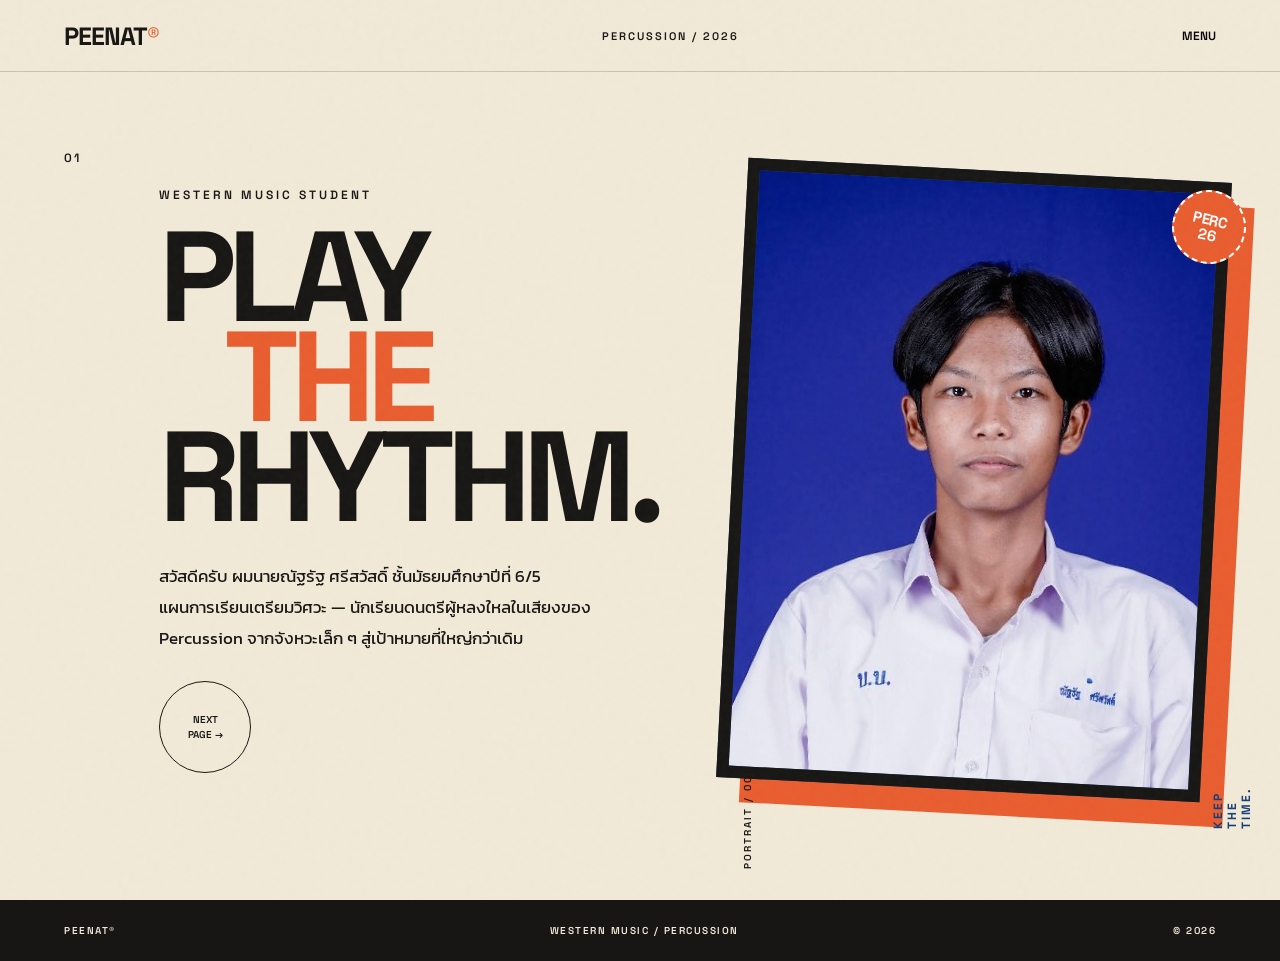
<file: index.html>
<!DOCTYPE html>
<html lang="th">
<head>
  <meta charset="UTF-8">
  <meta name="viewport" content="width=device-width, initial-scale=1.0">
  <title>PEENAT — Home</title>
  <link rel="preconnect" href="https://fonts.googleapis.com">
  <link rel="preconnect" href="https://fonts.gstatic.com" crossorigin>
  <link href="https://fonts.googleapis.com/css2?family=Kanit:wght@300;400;500;600;700&family=Space+Grotesk:wght@400;500;600;700&display=swap" rel="stylesheet">
  <link rel="stylesheet" href="style.css">
</head>
<body>

  <div class="grain"></div>

  <header class="topbar">
    <a href="index.html" class="brand">PEENAT<span>®</span></a>
    <div class="top-label">PERCUSSION / 2026</div>
    <button class="menu-toggle" aria-label="เปิดเมนู">MENU</button>
  </header>

  <nav class="mobile-nav">
    <a href="index.html">01 / HOME</a>
    <a href="about.html">02 / ABOUT</a>
    <a href="music.html">03 / EDUCATION</a>
    <a href="portfolio.html">04 / PORTFOLIO</a>
    <a href="contact.html">05 / CONTACT</a>
  </nav>

  <main>
    <section id="home" class="hero">
      <div class="hero-number">01</div>

      <div class="hero-copy">
        <p class="mini-title">WESTERN MUSIC STUDENT</p>
        <h1>PLAY<br><em>THE</em><br>RHYTHM.</h1>
        <p class="hero-description">
          สวัสดีครับ ผมนายณัฐรัฐ ศรีสวัสดิ์ 
 ชั้นมัธยมศึกษาปีที่ 6/5 แผนการเรียนเตรียมวิศวะ — นักเรียนดนตรีผู้หลงใหลในเสียงของ Percussion
          จากจังหวะเล็ก ๆ สู่เป้าหมายที่ใหญ่กว่าเดิม
        </p>
        <a class="circle-link" href="about.html">NEXT<br>PAGE →</a>
      </div>

      <div class="portrait-stage">
        <div class="portrait-frame">
          <img src="images/profile.jpg" alt="รูปโปรไฟล์ของพีณัฐ">
        </div>
        <div class="portrait-caption">PORTRAIT / 001</div>
        <div class="stamp">PERC<br>26</div>
      </div>

      <div class="hero-note">KEEP<br>THE<br>TIME.</div>
    </section>
  </main>

  <footer>
    <span>PEENAT®</span>
    <span>WESTERN MUSIC / PERCUSSION</span>
    <span>© 2026</span>
  </footer>

  <script src="script.js"></script>
</body>
</html>
</file>
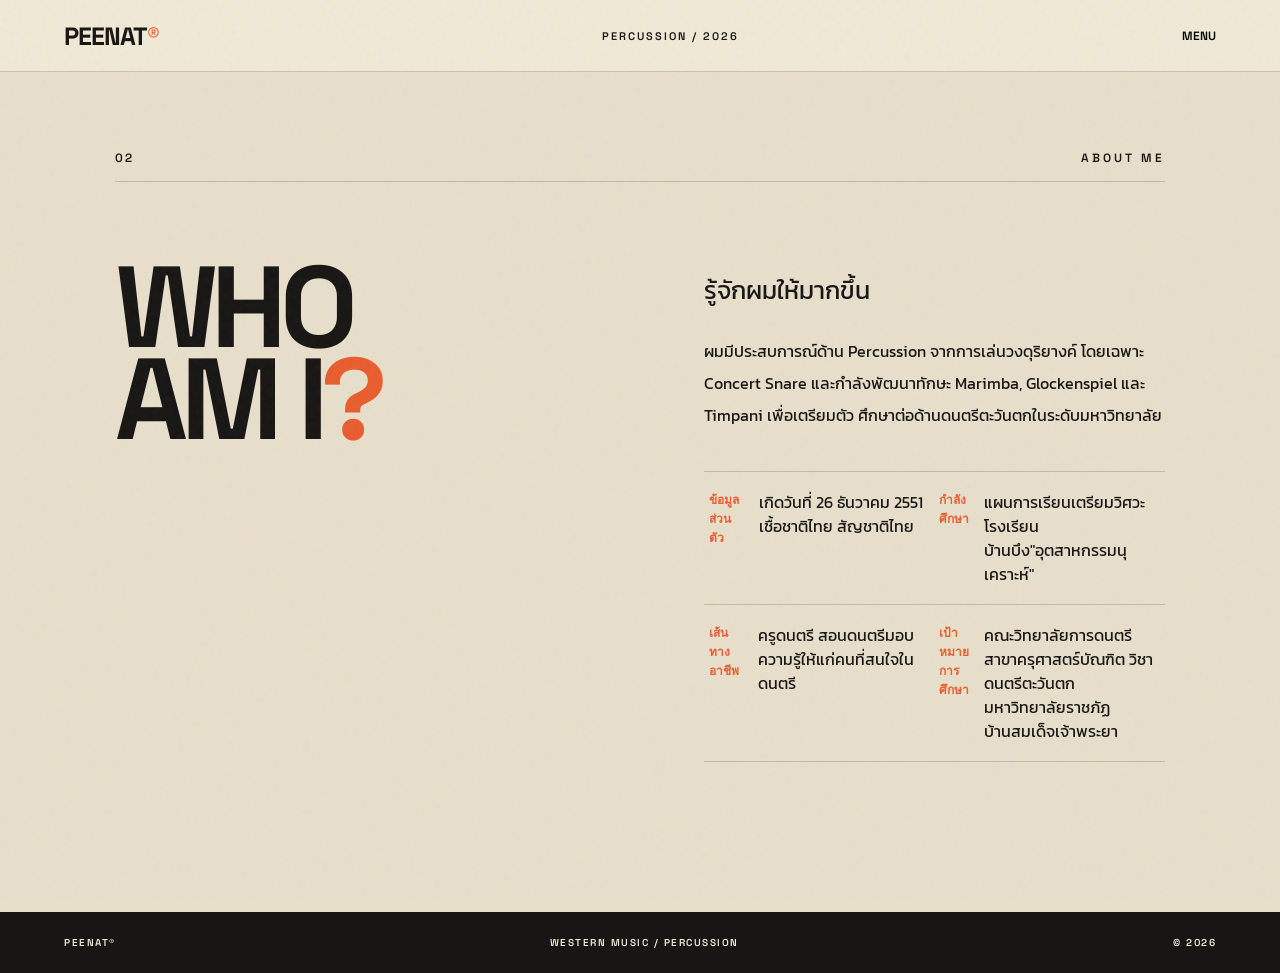
<file: about.html>
<!DOCTYPE html>
<html lang="th">
<head>
  <meta charset="UTF-8">
  <meta name="viewport" content="width=device-width, initial-scale=1.0">
  <title>PEENAT — About</title>
  <link rel="preconnect" href="https://fonts.googleapis.com">
  <link rel="preconnect" href="https://fonts.gstatic.com" crossorigin>
  <link href="https://fonts.googleapis.com/css2?family=Kanit:wght@300;400;500;600;700&family=Space+Grotesk:wght@400;500;600;700&display=swap" rel="stylesheet">
  <link rel="stylesheet" href="style.css">
</head>
<body>

  <div class="grain"></div>

  <header class="topbar">
    <a href="index.html" class="brand">PEENAT<span>®</span></a>
    <div class="top-label">PERCUSSION / 2026</div>
    <button class="menu-toggle" aria-label="เปิดเมนู">MENU</button>
  </header>

  <nav class="mobile-nav">
    <a href="index.html">01 / HOME</a>
    <a href="about.html">02 / ABOUT</a>
    <a href="music.html">03 / EDUCATION</a>
    <a href="portfolio.html">04 / PORTFOLIO</a>
    <a href="contact.html">05 / CONTACT</a>
  </nav>

  <main>
    <section id="about" class="about section">
      <div class="section-head">
        <span>02</span>
        <p>ABOUT ME</p>
      </div>

      <div class="about-layout">
        <div class="big-word">WHO<br>AM I<span>?</span></div>
        <div class="about-text">
          <p class="lead">
           รู้จักผมให้มากขึ้น 
          </p>
          <p>
            ผมมีประสบการณ์ด้าน Percussion จากการเล่นวงดุริยางค์
            โดยเฉพาะ Concert Snare และกำลังพัฒนาทักษะ
            Marimba, Glockenspiel และ Timpani เพื่อเตรียมตัว
            ศึกษาต่อด้านดนตรีตะวันตกในระดับมหาวิทยาลัย
          </p>

          <div class="facts">
            <div><b>ข้อมูลส่วนตัว</b><span>เกิดวันที่ 26 ธันวาคม 2551
เชื้อชาติไทย สัญชาติไทย</span></div>
            <div><b>กำลังศึกษา</b><span>แผนการเรียนเตรียมวิศวะ
โรงเรียนบ้านบึง"อุตสาหกรรมนุเคราะห์"</span></div>
            <div><b>เส้นทางอาชีพ</b><span>ครูดนตรี สอนดนตรีมอบความรู้ให้แก่คนที่สนใจในดนตรี</span></div>
            <div><b>เป้าหมายการศึกษา</b><span>คณะวิทยาลัยการดนตรี สาขาครุศาสตร์บัณฑิต วิชาดนตรีตะวันตก มหาวิทยาลัยราชภัฏบ้านสมเด็จเจ้าพระยา</span></div>
          </div>
        </div>
      </div>
    </section>
  </main>

  <footer>
    <span>PEENAT®</span>
    <span>WESTERN MUSIC / PERCUSSION</span>
    <span>© 2026</span>
  </footer>

  <script src="script.js"></script>
</body>
</html>
</file>
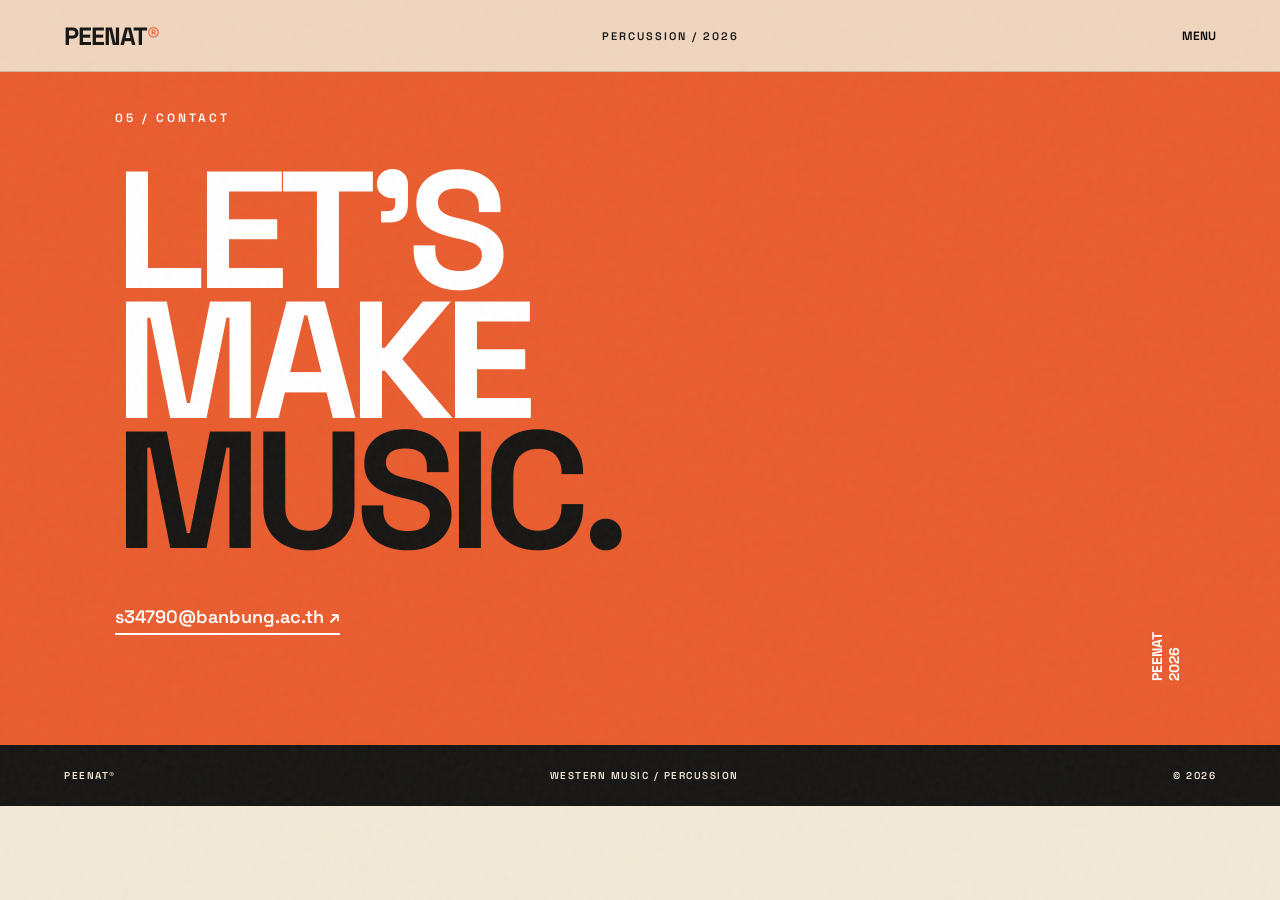
<file: contact.html>
<!DOCTYPE html>
<html lang="th">
<head>
  <meta charset="UTF-8">
  <meta name="viewport" content="width=device-width, initial-scale=1.0">
  <title>PEENAT — Contact</title>
  <link rel="preconnect" href="https://fonts.googleapis.com">
  <link rel="preconnect" href="https://fonts.gstatic.com" crossorigin>
  <link href="https://fonts.googleapis.com/css2?family=Kanit:wght@300;400;500;600;700&family=Space+Grotesk:wght@400;500;600;700&display=swap" rel="stylesheet">
  <link rel="stylesheet" href="style.css">
</head>
<body>

  <div class="grain"></div>

  <header class="topbar">
    <a href="index.html" class="brand">PEENAT<span>®</span></a>
    <div class="top-label">PERCUSSION / 2026</div>
    <button class="menu-toggle" aria-label="เปิดเมนู">MENU</button>
  </header>

  <nav class="mobile-nav">
    <a href="index.html">01 / HOME</a>
    <a href="about.html">02 / ABOUT</a>
    <a href="music.html">03 / EDUCATION</a>
    <a href="portfolio.html">04 / PORTFOLIO</a>
    <a href="contact.html">05 / CONTACT</a>
  </nav>

  <main>
    <section id="contact" class="contact">
      <div class="contact-inner">
        <p class="mini-title">05 / CONTACT</p>
        <h2>LET'S<br>MAKE<br><span>MUSIC.</span></h2>
        <a class="email" href="mailto:s34790@banbung.ac.th">s34790@banbung.ac.th ↗</a>
      </div>
      <div class="contact-side">PEENAT<br>2026</div>
    </section>
  </main>

  <footer>
    <span>PEENAT®</span>
    <span>WESTERN MUSIC / PERCUSSION</span>
    <span>© 2026</span>
  </footer>

  <script src="script.js"></script>
</body>
</html>
</file>
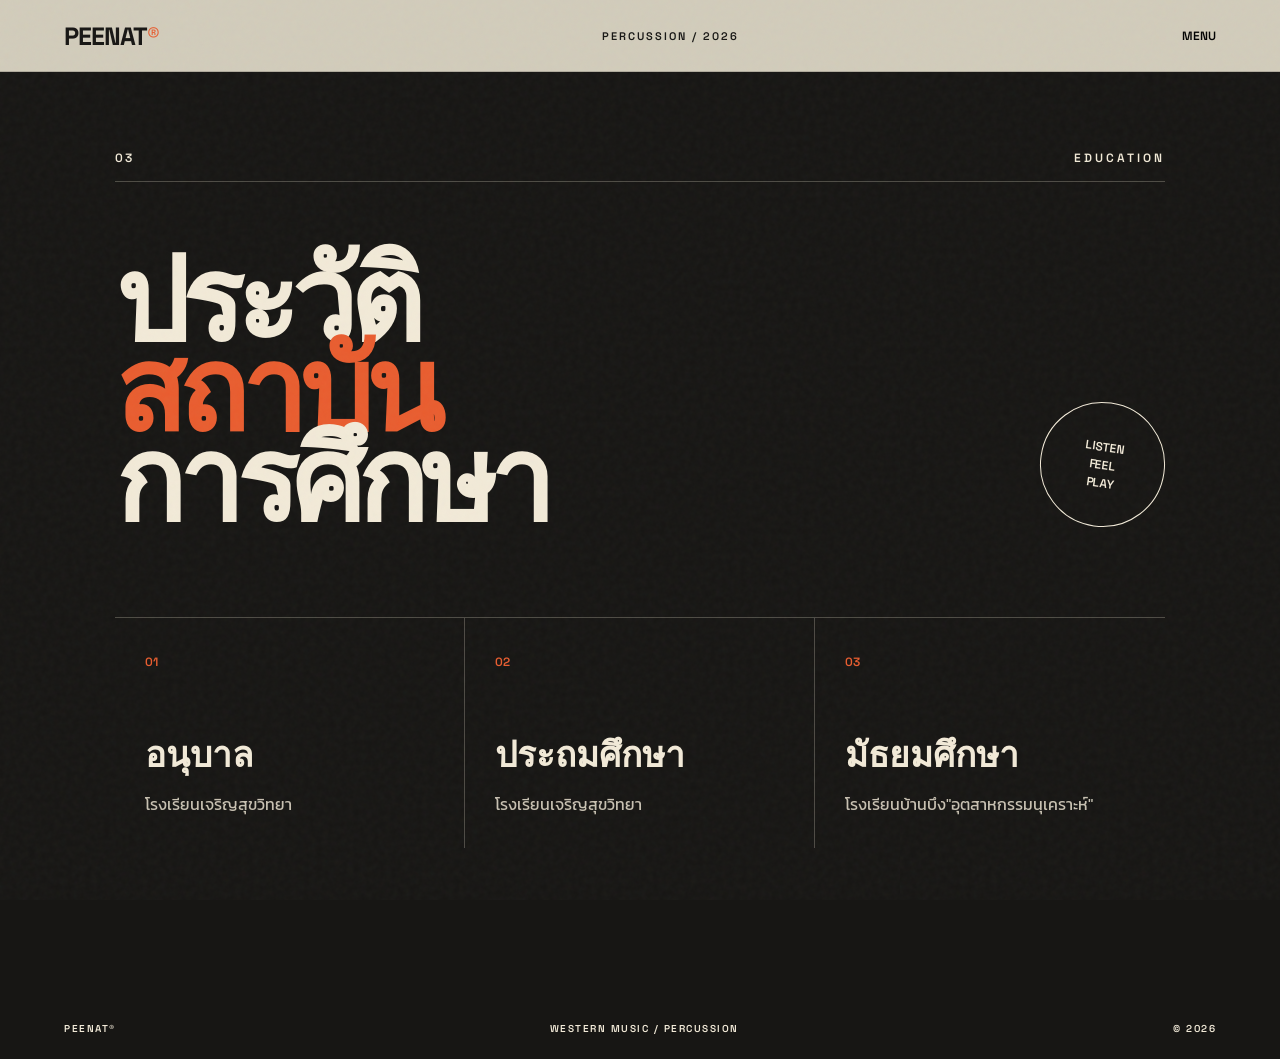
<file: music.html>
<!DOCTYPE html>
<html lang="th">
<head>
  <meta charset="UTF-8">
  <meta name="viewport" content="width=device-width, initial-scale=1.0">
  <title>PEENAT — Education</title>
  <link rel="preconnect" href="https://fonts.googleapis.com">
  <link rel="preconnect" href="https://fonts.gstatic.com" crossorigin>
  <link href="https://fonts.googleapis.com/css2?family=Kanit:wght@300;400;500;600;700&family=Space+Grotesk:wght@400;500;600;700&display=swap" rel="stylesheet">
  <link rel="stylesheet" href="style.css">
</head>
<body>

  <div class="grain"></div>

  <header class="topbar">
    <a href="index.html" class="brand">PEENAT<span>®</span></a>
    <div class="top-label">PERCUSSION / 2026</div>
    <button class="menu-toggle" aria-label="เปิดเมนู">MENU</button>
  </header>

  <nav class="mobile-nav">
    <a href="index.html">01 / HOME</a>
    <a href="about.html">02 / ABOUT</a>
    <a href="music.html">03 / EDUCATION</a>
    <a href="portfolio.html">04 / PORTFOLIO</a>
    <a href="contact.html">05 / CONTACT</a>
  </nav>

  <main>
    <section id="music" class="music section">
      <div class="section-head light">
        <span>03</span>
        <p>EDUCATION</p>
      </div>

      <div class="music-title">
        <h2>ประวัติ<br><span>สถาบัน</span><br>การศึกษา</h2>
        <div class="music-circle">LISTEN<br>FEEL<br>PLAY</div>
      </div>

      <div class="instrument-row">
        <article>
          <span>01</span>
          <h3>อนุบาล</h3>
          <p>โรงเรียนเจริญสุขวิทยา</p>
        </article>
        <article>
          <span>02</span>
          <h3>ประถมศึกษา</h3>
          <p>โรงเรียนเจริญสุขวิทยา</p>
        </article>
        <article>
          <span>03</span>
          <h3>มัธยมศึกษา</h3>
          <p>โรงเรียนบ้านบึง"อุตสาหกรรมนุเคราะห์"</p>
        </article>
      </div>
    </section>
  </main>

  <footer>
    <span>PEENAT®</span>
    <span>WESTERN MUSIC / PERCUSSION</span>
    <span>© 2026</span>
  </footer>

  <script src="script.js"></script>
</body>
</html>
</file>
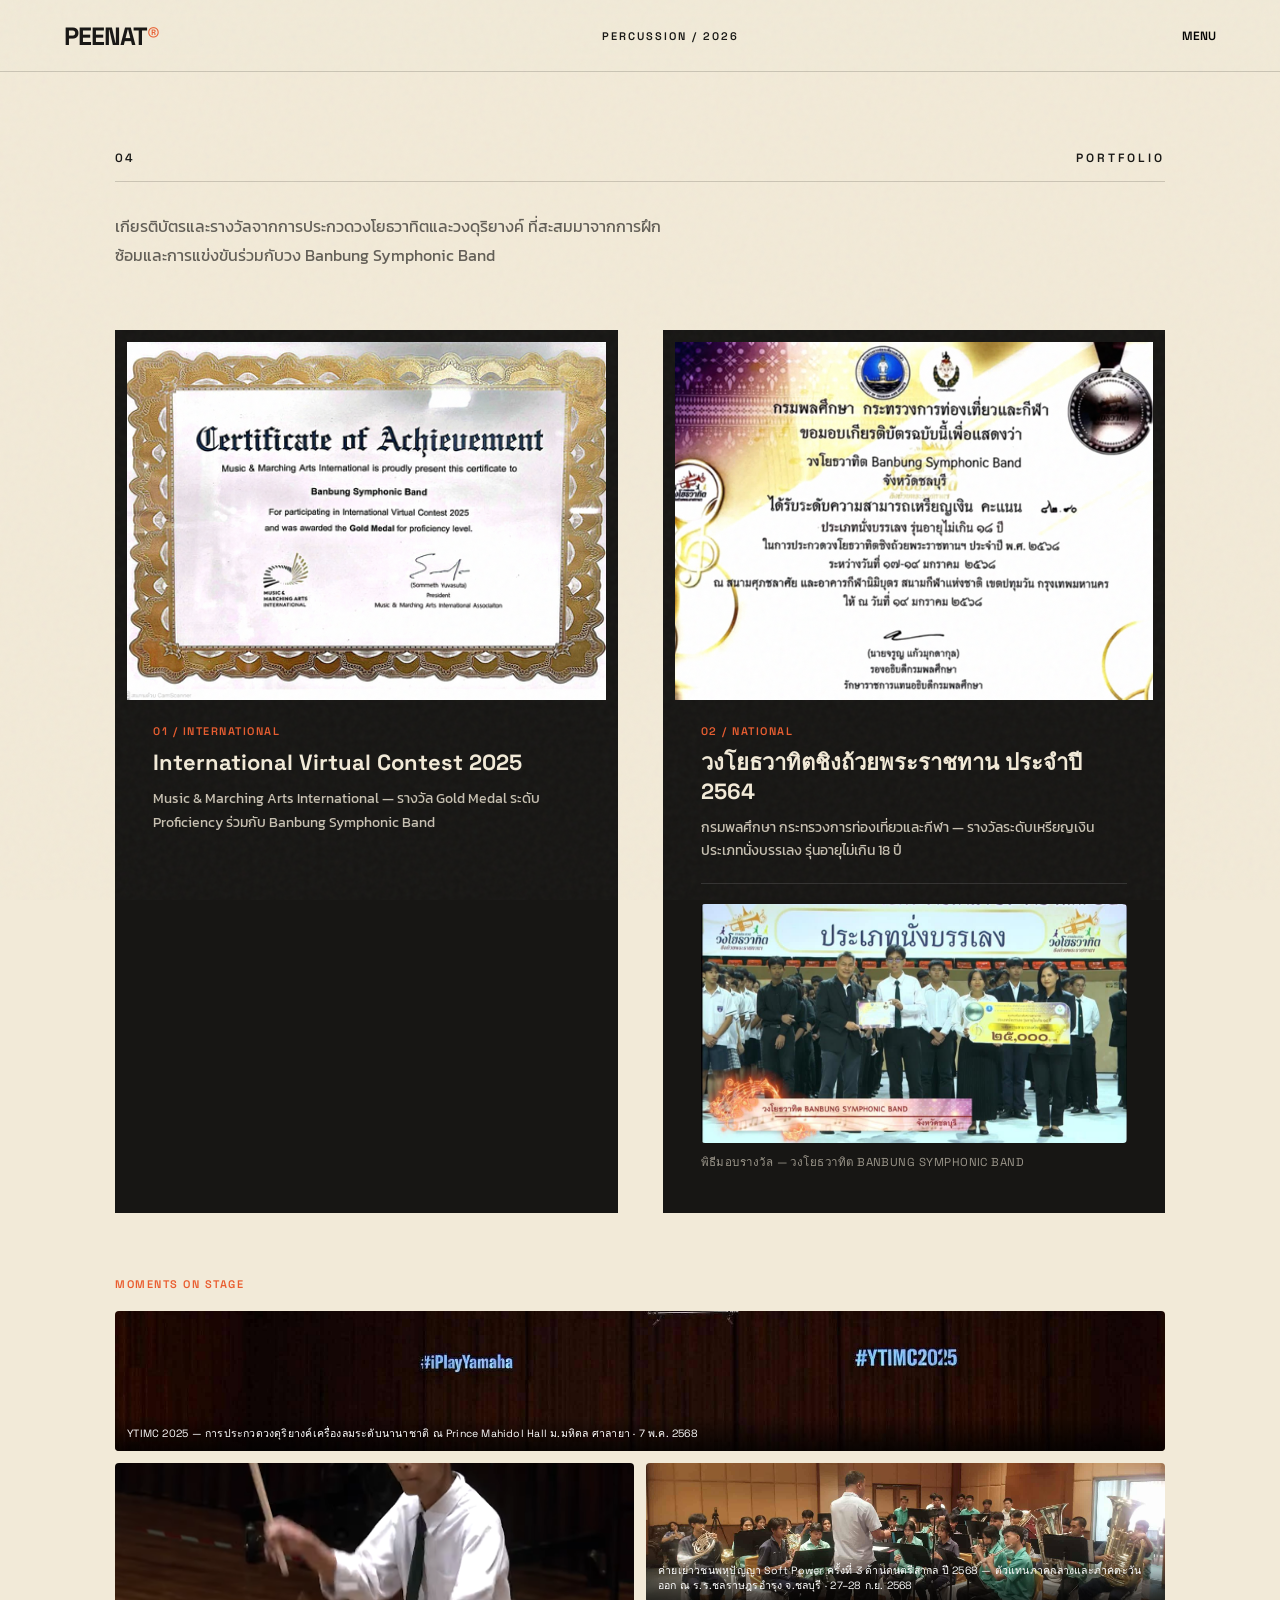
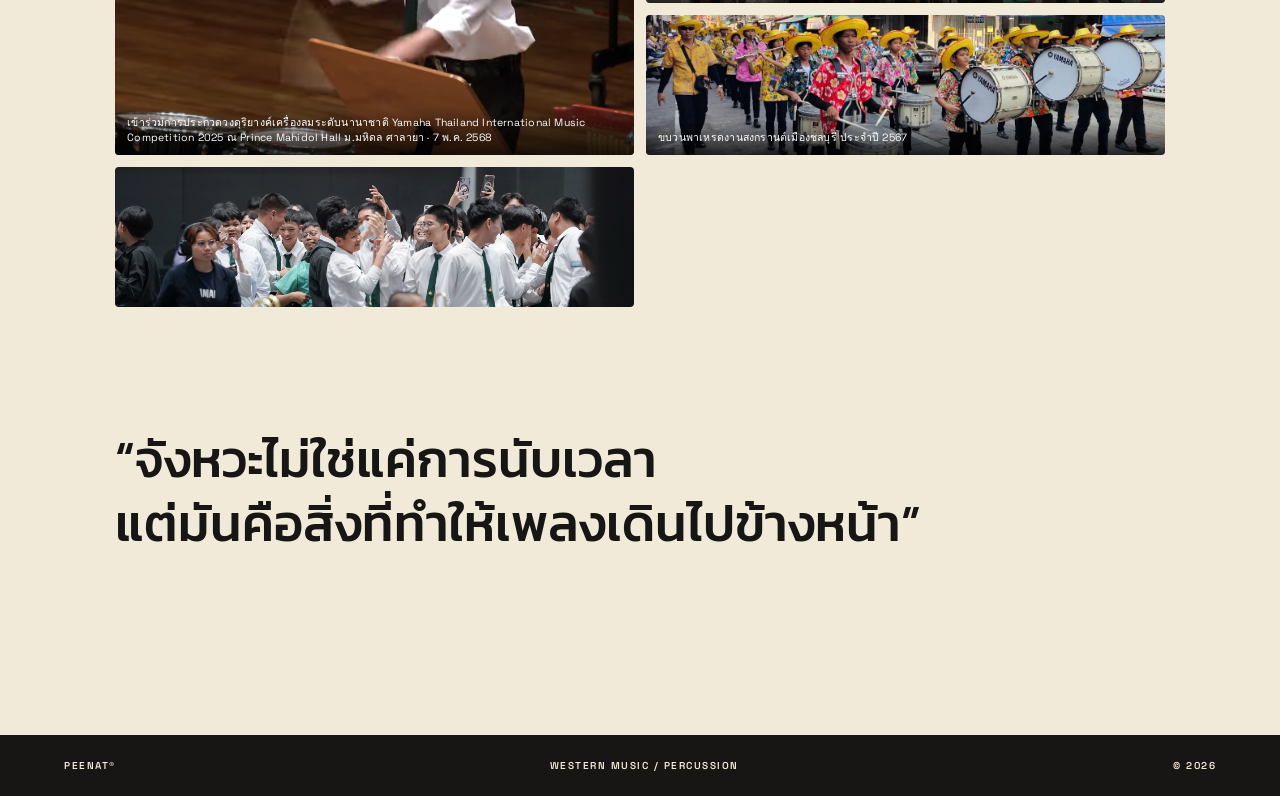
<file: portfolio (1).html>
<!DOCTYPE html>
<html lang="th">
<head>
  <meta charset="UTF-8">
  <meta name="viewport" content="width=device-width, initial-scale=1.0">
  <title>PEENAT — Portfolio</title>
  <link rel="preconnect" href="https://fonts.googleapis.com">
  <link rel="preconnect" href="https://fonts.gstatic.com" crossorigin>
  <link href="https://fonts.googleapis.com/css2?family=Kanit:wght@300;400;500;600;700&family=Space+Grotesk:wght@400;500;600;700&display=swap" rel="stylesheet">
  <link rel="stylesheet" href="style.css">
  <style>
    /* --- เพิ่มเติมสำหรับรูปภาพในเกียรติบัตร + แกลเลอรีโมเมนต์ --- */
    .cert-moment {
      margin-top: 1.25rem;
      padding-top: 1.25rem;
      border-top: 1px solid rgba(255,255,255,0.12);
    }
    .cert-moment img {
      width: 100%;
      display: block;
      border-radius: 4px;
      object-fit: cover;
      max-height: 260px;
    }
    .cert-moment-caption {
      display: block;
      margin-top: 0.6rem;
      font-family: 'Space Grotesk', sans-serif;
      font-size: 0.72rem;
      letter-spacing: 0.04em;
      text-transform: uppercase;
      opacity: 0.6;
    }

    .moments {
      margin: 4rem 0;
    }
    .moments-head {
      margin-bottom: 1.25rem;
    }
    .moments-grid {
      display: grid;
      grid-template-columns: repeat(4, 1fr);
      grid-auto-rows: 140px;
      gap: 0.75rem;
    }
    .moment {
      margin: 0;
      overflow: hidden;
      border-radius: 4px;
      grid-column: span 2;
      grid-row: span 1;
    }
    .moment img {
      width: 100%;
      height: 100%;
      object-fit: cover;
      display: block;
      transition: transform 0.4s ease;
    }
    .moment:hover img {
      transform: scale(1.04);
    }
    .moment-tall {
      grid-row: span 2;
    }
    .moment-wide {
      grid-column: span 2;
    }
    .moment-full {
      grid-column: span 4;
    }
    .moment-caption {
      display: block;
      position: absolute;
      left: 0;
      right: 0;
      bottom: 0;
      padding: 0.6rem 0.75rem;
      font-family: 'Space Grotesk', sans-serif;
      font-size: 0.66rem;
      line-height: 1.4;
      letter-spacing: 0.02em;
      color: #fff;
      background: linear-gradient(to top, rgba(0,0,0,0.75), rgba(0,0,0,0));
    }
    .moment {
      position: relative;
    }
    @media (max-width: 720px) {
      .moments-grid {
        grid-template-columns: repeat(2, 1fr);
        grid-auto-rows: 160px;
      }
      .moment,
      .moment-wide,
      .moment-full {
        grid-column: span 2;
      }
      .moment-tall {
        grid-row: span 2;
      }
    }
  </style>
</head>
<body>

  <div class="grain"></div>

  <header class="topbar">
    <a href="index.html" class="brand">PEENAT<span>®</span></a>
    <div class="top-label">PERCUSSION / 2026</div>
    <button class="menu-toggle" aria-label="เปิดเมนู">MENU</button>
  </header>

  <nav class="mobile-nav">
    <a href="index.html">01 / HOME</a>
    <a href="about.html">02 / ABOUT</a>
    <a href="music.html">03 / MUSIC</a>
    <a href="portfolio.html">04 / PORTFOLIO</a>
    <a href="contact.html">05 / CONTACT</a>
  </nav>

  <main>
    <section id="works" class="works section">
      <div class="section-head">
        <span>04</span>
        <p>PORTFOLIO</p>
      </div>

      <p class="portfolio-intro">
        เกียรติบัตรและรางวัลจากการประกวดวงโยธวาทิตและวงดุริยางค์
        ที่สะสมมาจากการฝึกซ้อมและการแข่งขันร่วมกับวง Banbung Symphonic Band
      </p>

      <div class="cert-grid">
        <div class="cert-card">
          <div class="cert-frame">
            <span class="cert-tag">GOLD MEDAL</span>
            <img src="images/certificates/certificate-02-silver-medal.png" alt="เกียรติบัตรรางวัล Gold Medal จาก International Virtual Contest 2025">
          </div>
          <div class="cert-body">
            <span class="cert-no">01 / INTERNATIONAL</span>
            <h3>International Virtual Contest 2025</h3>
            <p>Music &amp; Marching Arts International — รางวัล Gold Medal ระดับ Proficiency ร่วมกับ Banbung Symphonic Band</p>
          </div>
        </div>

        <div class="cert-card">
          <div class="cert-frame">
            <span class="cert-tag">SILVER MEDAL</span>
            <img src="images/certificates/certificate-01-gold-medal.png" alt="เกียรติบัตรรางวัลเหรียญเงินจากการประกวดวงโยธวาทิตชิงถ้วยพระราชทาน">
          </div>
          <div class="cert-body">
            <span class="cert-no">02 / NATIONAL</span>
            <h3>วงโยธวาทิตชิงถ้วยพระราชทาน ประจำปี 2564</h3>
            <p>กรมพลศึกษา กระทรวงการท่องเที่ยวและกีฬา — รางวัลระดับเหรียญเงิน ประเภทนั่งบรรเลง รุ่นอายุไม่เกิน 18 ปี</p>
            <div class="cert-moment">
              <img src="images/gallery/krom-phonsuksa-award.png" alt="พิธีมอบรางวัลประเภทนั่งบรรเลง วงโยธวาทิตชิงถ้วยพระราชทาน กรมพลศึกษา">
              <span class="cert-moment-caption">พิธีมอบรางวัล — วงโยธวาทิต BANBUNG SYMPHONIC BAND</span>
            </div>
          </div>
        </div>
      </div>

      <div class="moments">
        <div class="moments-head">
          <span class="cert-no">MOMENTS ON STAGE</span>
        </div>
        <div class="moments-grid">
          <figure class="moment moment-full">
            <img src="images/gallery/ytimc-2025-stage.jpg" alt="วง Banbung Symphonic Band บรรเลงบนเวที Yamaha Thailand International Music Competition 2025">
            <span class="moment-caption">YTIMC 2025 — การประกวดวงดุริยางค์เครื่องลมระดับนานาชาติ ณ Prince Mahidol Hall ม.มหิดล ศาลายา · 7 พ.ค. 2568</span>
          </figure>
          <figure class="moment moment-tall">
            <img src="images/gallery/solo-percussion.png" alt="การแสดงเดี่ยวเครื่องเคาะจังหวะบนเวทีคอนเสิร์ต">
            <span class="moment-caption">เข้าร่วมการประกวดวงดุริยางค์เครื่องลมระดับนานาชาติ Yamaha Thailand International Music Competition 2025 ณ Prince Mahidol Hall ม.มหิดล ศาลายา · 7 พ.ค. 2568</span>
          </figure>
          <figure class="moment">
            <img src="images/gallery/rehearsal-conductor.png" alt="ซ้อมวงร่วมกับวาทยกรก่อนขึ้นแสดง">
            <span class="moment-caption">ค่ายเยาวชนพหุปัญญา Soft Power ครั้งที่ 3 ด้านดนตรีสากล ปี 2568 — ตัวแทนภาคกลางและภาคตะวันออก ณ ร.ร.ชลราษฎรอำรุง จ.ชลบุรี · 27–28 ก.ย. 2568</span>
          </figure>
          <figure class="moment">
            <img src="images/gallery/parade-marching.png" alt="ขบวนพาเหรดวงโยธวาทิตเดินแสดงบนท้องถนน">
            <span class="moment-caption">ขบวนพาเหรดงานสงกรานต์เมืองชลบุรี ประจำปี 2567</span>
          </figure>
          <figure class="moment moment-wide">
            <img src="images/gallery/yamaha-crowd.png" alt="บรรยากาศความสุขของสมาชิกวงหลังการแสดง">
          </figure>
        </div>
      </div>

      <div class="quote">
        “จังหวะไม่ใช่แค่การนับเวลา<br>แต่มันคือสิ่งที่ทำให้เพลงเดินไปข้างหน้า”
      </div>
    </section>
  </main>

  <footer>
    <span>PEENAT®</span>
    <span>WESTERN MUSIC / PERCUSSION</span>
    <span>© 2026</span>
  </footer>

  <script src="script.js"></script>
</body>
</html>
</file>
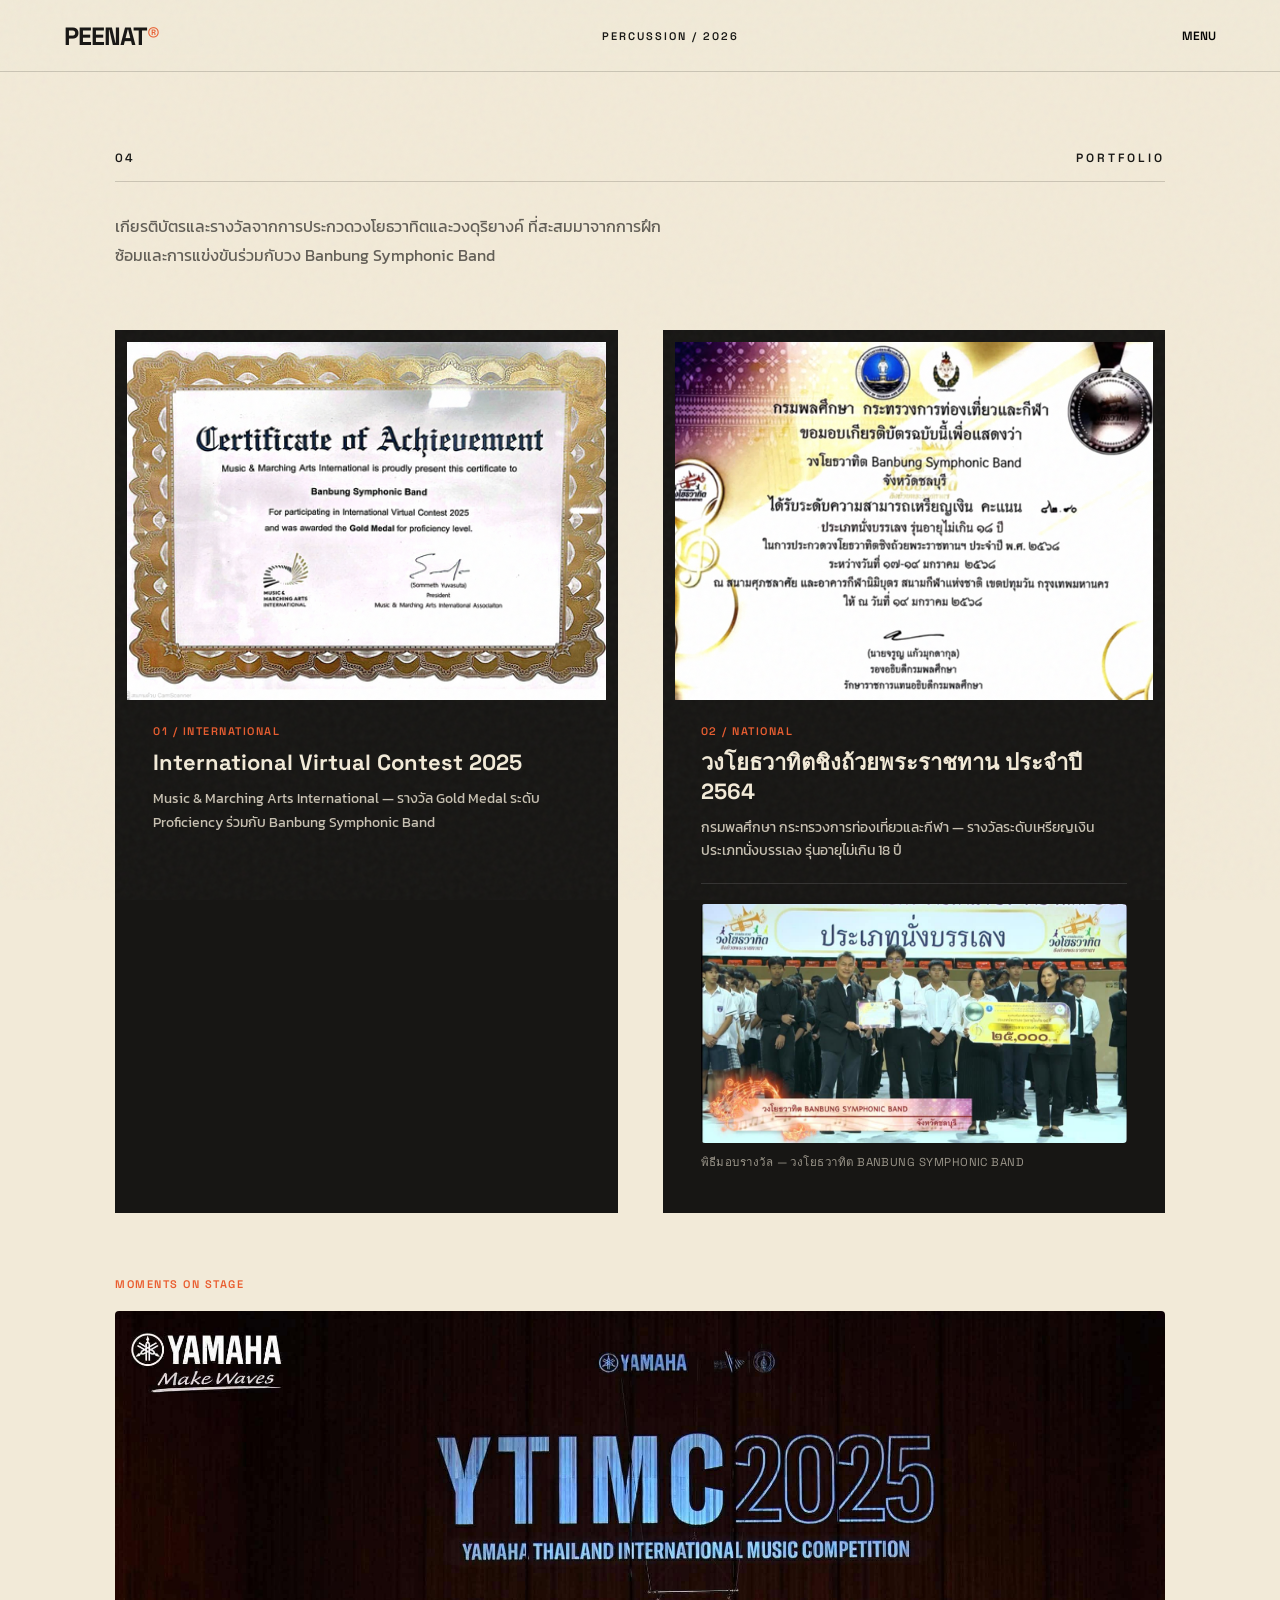
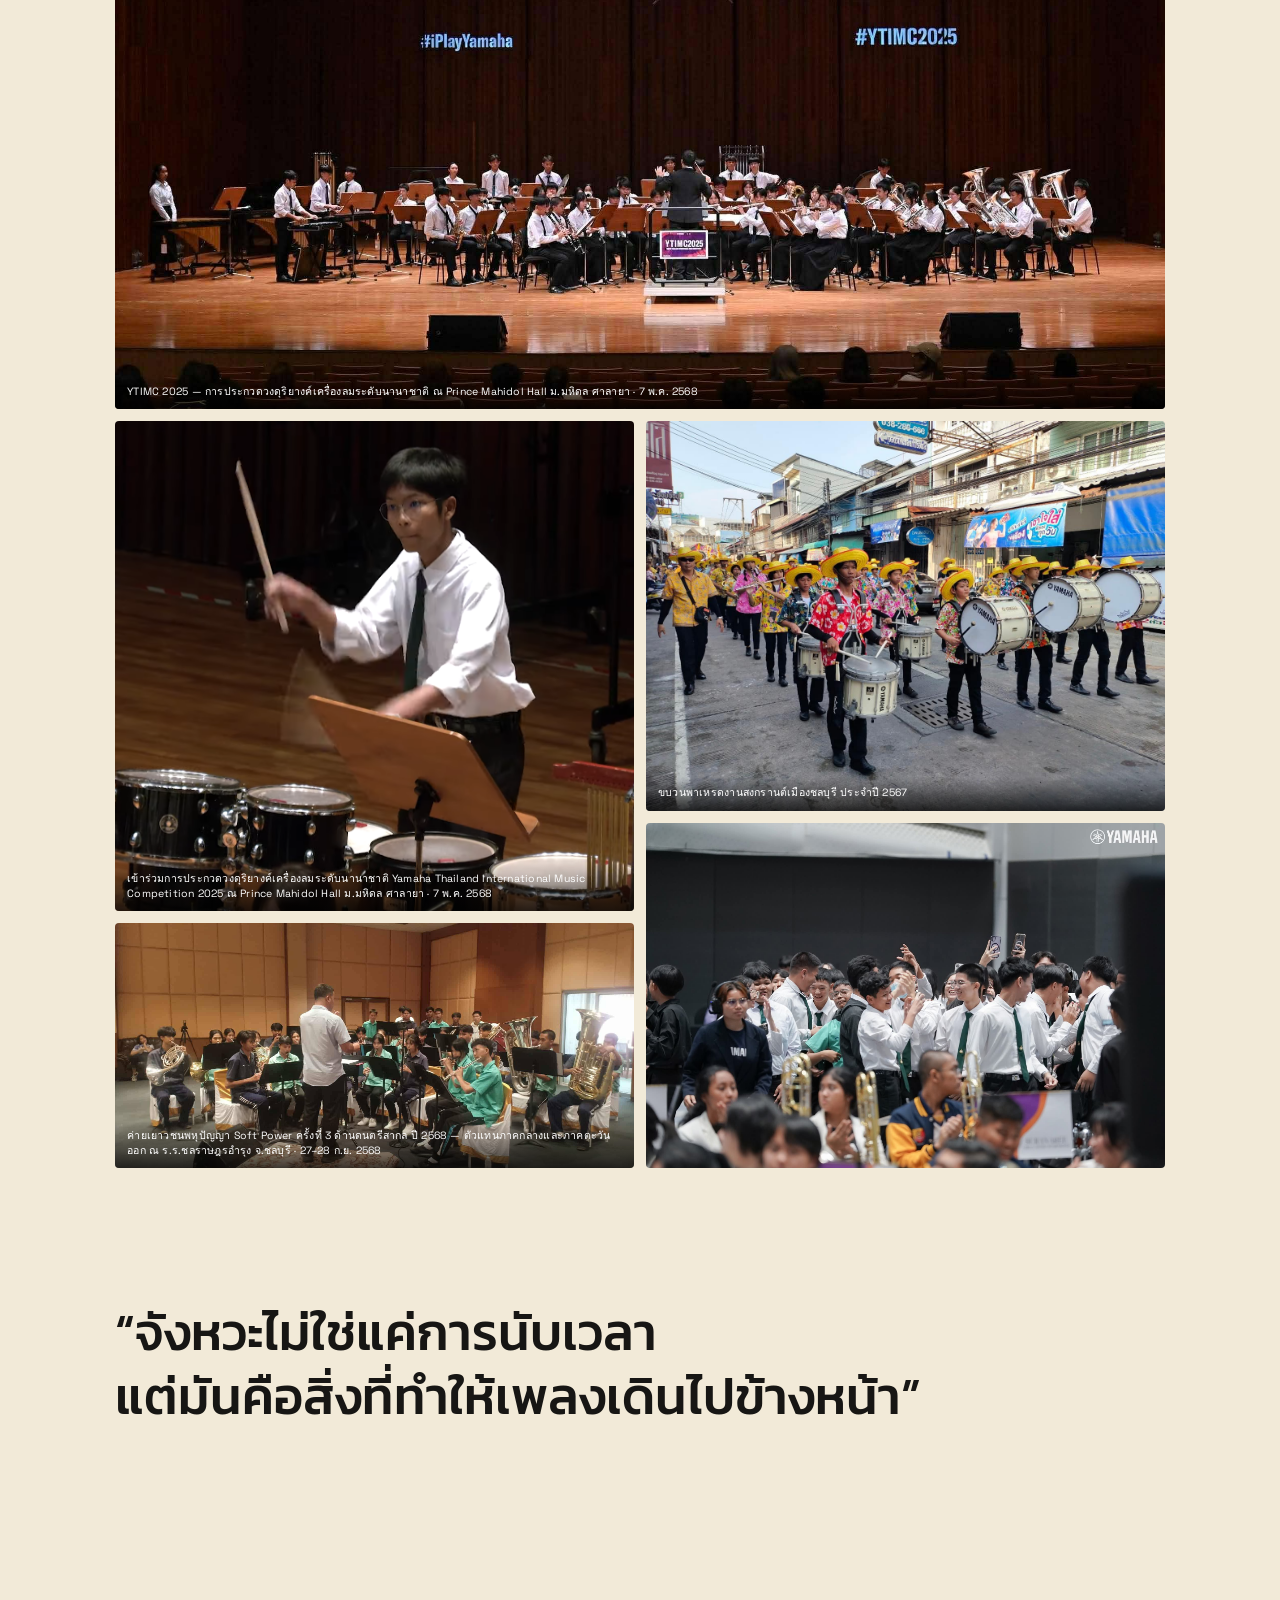
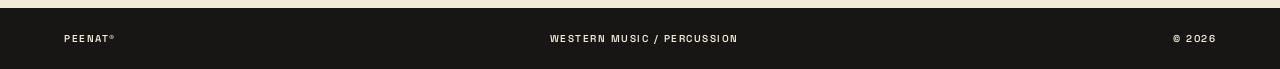
<file: portfolio (2).html>
<!DOCTYPE html>
<html lang="th">
<head>
  <meta charset="UTF-8">
  <meta name="viewport" content="width=device-width, initial-scale=1.0">
  <title>PEENAT — Portfolio</title>
  <link rel="preconnect" href="https://fonts.googleapis.com">
  <link rel="preconnect" href="https://fonts.gstatic.com" crossorigin>
  <link href="https://fonts.googleapis.com/css2?family=Kanit:wght@300;400;500;600;700&family=Space+Grotesk:wght@400;500;600;700&display=swap" rel="stylesheet">
  <link rel="stylesheet" href="style.css">
  <style>
    /* --- เพิ่มเติมสำหรับรูปภาพในเกียรติบัตร + แกลเลอรีโมเมนต์ --- */
    .cert-moment {
      margin-top: 1.25rem;
      padding-top: 1.25rem;
      border-top: 1px solid rgba(255,255,255,0.12);
    }
    .cert-moment img {
      width: 100%;
      display: block;
      border-radius: 4px;
      object-fit: cover;
      max-height: 260px;
    }
    .cert-moment-caption {
      display: block;
      margin-top: 0.6rem;
      font-family: 'Space Grotesk', sans-serif;
      font-size: 0.72rem;
      letter-spacing: 0.04em;
      text-transform: uppercase;
      opacity: 0.6;
    }

    .moments {
      margin: 4rem 0;
    }
    .moments-head {
      margin-bottom: 1.25rem;
    }
    .moment-hero {
      margin: 0 0 0.75rem 0;
      overflow: hidden;
      border-radius: 4px;
      position: relative;
    }
    .moment-hero img {
      width: 100%;
      height: auto;
      display: block;
    }
    .moments-grid {
      column-count: 2;
      column-gap: 0.75rem;
    }
    .moment {
      position: relative;
      margin: 0 0 0.75rem 0;
      break-inside: avoid;
      overflow: hidden;
      border-radius: 4px;
    }
    .moment img {
      width: 100%;
      height: auto;
      display: block;
      transition: transform 0.4s ease;
    }
    .moment:hover img {
      transform: scale(1.02);
    }
    .moment-caption {
      display: block;
      position: absolute;
      left: 0;
      right: 0;
      bottom: 0;
      padding: 0.6rem 0.75rem;
      font-family: 'Space Grotesk', sans-serif;
      font-size: 0.66rem;
      line-height: 1.4;
      letter-spacing: 0.02em;
      color: #fff;
      background: linear-gradient(to top, rgba(0,0,0,0.75), rgba(0,0,0,0));
    }
    @media (max-width: 720px) {
      .moments-grid {
        column-count: 1;
      }
    }
  </style>
</head>
<body>

  <div class="grain"></div>

  <header class="topbar">
    <a href="index.html" class="brand">PEENAT<span>®</span></a>
    <div class="top-label">PERCUSSION / 2026</div>
    <button class="menu-toggle" aria-label="เปิดเมนู">MENU</button>
  </header>

  <nav class="mobile-nav">
    <a href="index.html">01 / HOME</a>
    <a href="about.html">02 / ABOUT</a>
    <a href="music.html">03 / MUSIC</a>
    <a href="portfolio.html">04 / PORTFOLIO</a>
    <a href="contact.html">05 / CONTACT</a>
  </nav>

  <main>
    <section id="works" class="works section">
      <div class="section-head">
        <span>04</span>
        <p>PORTFOLIO</p>
      </div>

      <p class="portfolio-intro">
        เกียรติบัตรและรางวัลจากการประกวดวงโยธวาทิตและวงดุริยางค์
        ที่สะสมมาจากการฝึกซ้อมและการแข่งขันร่วมกับวง Banbung Symphonic Band
      </p>

      <div class="cert-grid">
        <div class="cert-card">
          <div class="cert-frame">
            <span class="cert-tag">GOLD MEDAL</span>
            <img src="images/certificates/certificate-02-silver-medal.png" alt="เกียรติบัตรรางวัล Gold Medal จาก International Virtual Contest 2025">
          </div>
          <div class="cert-body">
            <span class="cert-no">01 / INTERNATIONAL</span>
            <h3>International Virtual Contest 2025</h3>
            <p>Music &amp; Marching Arts International — รางวัล Gold Medal ระดับ Proficiency ร่วมกับ Banbung Symphonic Band</p>
          </div>
        </div>

        <div class="cert-card">
          <div class="cert-frame">
            <span class="cert-tag">SILVER MEDAL</span>
            <img src="images/certificates/certificate-01-gold-medal.png" alt="เกียรติบัตรรางวัลเหรียญเงินจากการประกวดวงโยธวาทิตชิงถ้วยพระราชทาน">
          </div>
          <div class="cert-body">
            <span class="cert-no">02 / NATIONAL</span>
            <h3>วงโยธวาทิตชิงถ้วยพระราชทาน ประจำปี 2564</h3>
            <p>กรมพลศึกษา กระทรวงการท่องเที่ยวและกีฬา — รางวัลระดับเหรียญเงิน ประเภทนั่งบรรเลง รุ่นอายุไม่เกิน 18 ปี</p>
            <div class="cert-moment">
              <img src="images/gallery/krom-phonsuksa-award.png" alt="พิธีมอบรางวัลประเภทนั่งบรรเลง วงโยธวาทิตชิงถ้วยพระราชทาน กรมพลศึกษา">
              <span class="cert-moment-caption">พิธีมอบรางวัล — วงโยธวาทิต BANBUNG SYMPHONIC BAND</span>
            </div>
          </div>
        </div>
      </div>

      <div class="moments">
        <div class="moments-head">
          <span class="cert-no">MOMENTS ON STAGE</span>
        </div>
        <figure class="moment-hero">
          <img src="images/gallery/ytimc-2025-stage.jpg" alt="วง Banbung Symphonic Band บรรเลงบนเวที Yamaha Thailand International Music Competition 2025">
          <span class="moment-caption">YTIMC 2025 — การประกวดวงดุริยางค์เครื่องลมระดับนานาชาติ ณ Prince Mahidol Hall ม.มหิดล ศาลายา · 7 พ.ค. 2568</span>
        </figure>

        <div class="moments-grid">
          <figure class="moment">
            <img src="images/gallery/solo-percussion.png" alt="การแสดงเดี่ยวเครื่องเคาะจังหวะบนเวทีคอนเสิร์ต">
            <span class="moment-caption">เข้าร่วมการประกวดวงดุริยางค์เครื่องลมระดับนานาชาติ Yamaha Thailand International Music Competition 2025 ณ Prince Mahidol Hall ม.มหิดล ศาลายา · 7 พ.ค. 2568</span>
          </figure>
          <figure class="moment">
            <img src="images/gallery/rehearsal-conductor.png" alt="ซ้อมวงร่วมกับวาทยกรก่อนขึ้นแสดง">
            <span class="moment-caption">ค่ายเยาวชนพหุปัญญา Soft Power ครั้งที่ 3 ด้านดนตรีสากล ปี 2568 — ตัวแทนภาคกลางและภาคตะวันออก ณ ร.ร.ชลราษฎรอำรุง จ.ชลบุรี · 27–28 ก.ย. 2568</span>
          </figure>
          <figure class="moment">
            <img src="images/gallery/parade-marching.png" alt="ขบวนพาเหรดวงโยธวาทิตเดินแสดงบนท้องถนน">
            <span class="moment-caption">ขบวนพาเหรดงานสงกรานต์เมืองชลบุรี ประจำปี 2567</span>
          </figure>
          <figure class="moment">
            <img src="images/gallery/yamaha-crowd.png" alt="บรรยากาศความสุขของสมาชิกวงหลังการแสดง">
          </figure>
        </div>
      </div>

      <div class="quote">
        “จังหวะไม่ใช่แค่การนับเวลา<br>แต่มันคือสิ่งที่ทำให้เพลงเดินไปข้างหน้า”
      </div>
    </section>
  </main>

  <footer>
    <span>PEENAT®</span>
    <span>WESTERN MUSIC / PERCUSSION</span>
    <span>© 2026</span>
  </footer>

  <script src="script.js"></script>
</body>
</html>
</file>
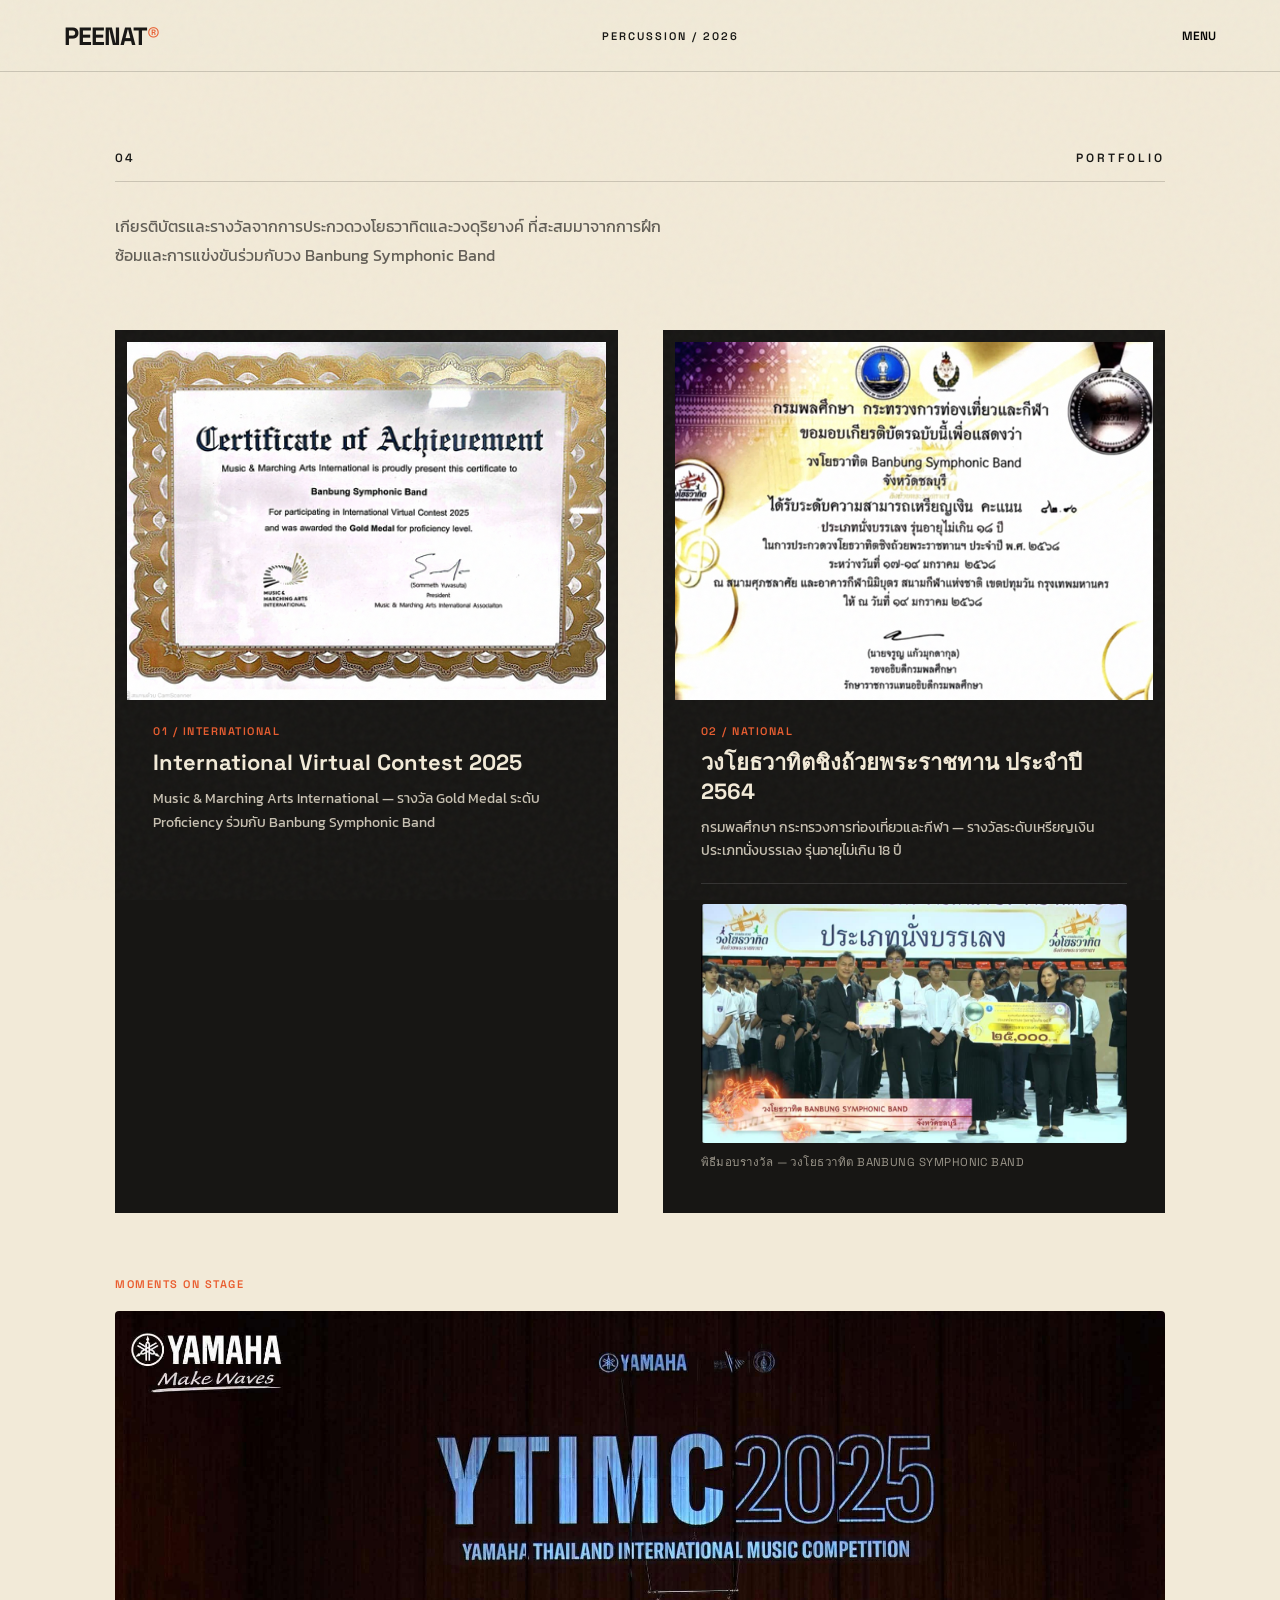
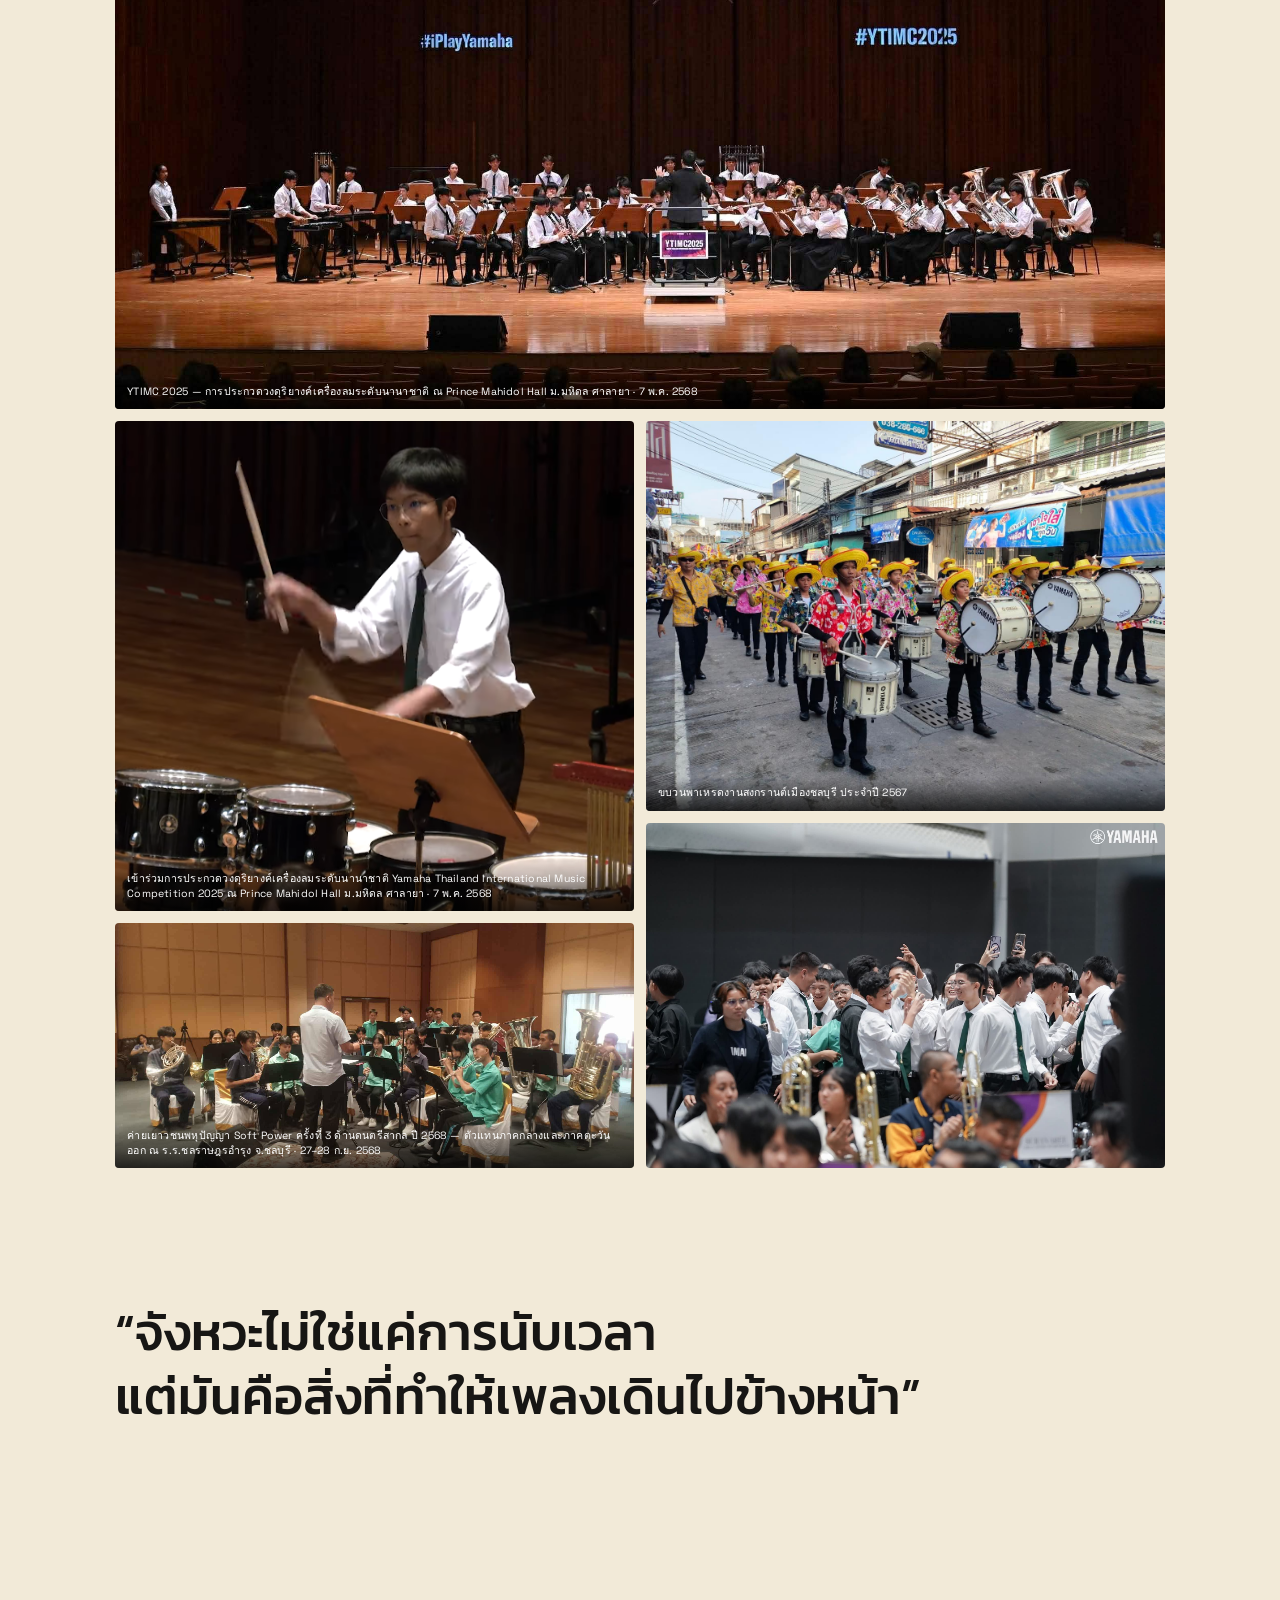
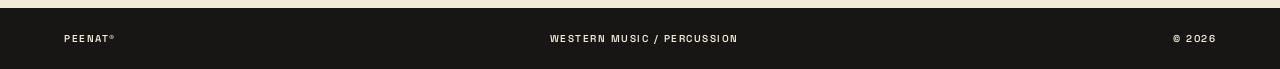
<file: portfolio.html>
<!DOCTYPE html>
<html lang="th">
<head>
  <meta charset="UTF-8">
  <meta name="viewport" content="width=device-width, initial-scale=1.0">
  <title>PEENAT — Portfolio</title>
  <link rel="preconnect" href="https://fonts.googleapis.com">
  <link rel="preconnect" href="https://fonts.gstatic.com" crossorigin>
  <link href="https://fonts.googleapis.com/css2?family=Kanit:wght@300;400;500;600;700&family=Space+Grotesk:wght@400;500;600;700&display=swap" rel="stylesheet">
  <link rel="stylesheet" href="style.css">
  <style>
    /* --- เพิ่มเติมสำหรับรูปภาพในเกียรติบัตร + แกลเลอรีโมเมนต์ --- */
    .cert-moment {
      margin-top: 1.25rem;
      padding-top: 1.25rem;
      border-top: 1px solid rgba(255,255,255,0.12);
    }
    .cert-moment img {
      width: 100%;
      display: block;
      border-radius: 4px;
      object-fit: cover;
      max-height: 260px;
    }
    .cert-moment-caption {
      display: block;
      margin-top: 0.6rem;
      font-family: 'Space Grotesk', sans-serif;
      font-size: 0.72rem;
      letter-spacing: 0.04em;
      text-transform: uppercase;
      opacity: 0.6;
    }

    .moments {
      margin: 4rem 0;
    }
    .moments-head {
      margin-bottom: 1.25rem;
    }
    .moment-hero {
      margin: 0 0 0.75rem 0;
      overflow: hidden;
      border-radius: 4px;
      position: relative;
    }
    .moment-hero img {
      width: 100%;
      height: auto;
      display: block;
    }
    .moments-grid {
      column-count: 2;
      column-gap: 0.75rem;
    }
    .moment {
      position: relative;
      margin: 0 0 0.75rem 0;
      break-inside: avoid;
      overflow: hidden;
      border-radius: 4px;
    }
    .moment img {
      width: 100%;
      height: auto;
      display: block;
      transition: transform 0.4s ease;
    }
    .moment:hover img {
      transform: scale(1.02);
    }
    .moment-caption {
      display: block;
      position: absolute;
      left: 0;
      right: 0;
      bottom: 0;
      padding: 0.6rem 0.75rem;
      font-family: 'Space Grotesk', sans-serif;
      font-size: 0.66rem;
      line-height: 1.4;
      letter-spacing: 0.02em;
      color: #fff;
      background: linear-gradient(to top, rgba(0,0,0,0.75), rgba(0,0,0,0));
    }
    @media (max-width: 720px) {
      .moments-grid {
        column-count: 1;
      }
    }
  </style>
</head>
<body>

  <div class="grain"></div>

  <header class="topbar">
    <a href="index.html" class="brand">PEENAT<span>®</span></a>
    <div class="top-label">PERCUSSION / 2026</div>
    <button class="menu-toggle" aria-label="เปิดเมนู">MENU</button>
  </header>

  <nav class="mobile-nav">
    <a href="index.html">01 / HOME</a>
    <a href="about.html">02 / ABOUT</a>
    <a href="music.html">03 / EDUCATION</a>
    <a href="portfolio.html">04 / PORTFOLIO</a>
    <a href="contact.html">05 / CONTACT</a>
  </nav>

  <main>
    <section id="works" class="works section">
      <div class="section-head">
        <span>04</span>
        <p>PORTFOLIO</p>
      </div>

      <p class="portfolio-intro">
        เกียรติบัตรและรางวัลจากการประกวดวงโยธวาทิตและวงดุริยางค์
        ที่สะสมมาจากการฝึกซ้อมและการแข่งขันร่วมกับวง Banbung Symphonic Band
      </p>

      <div class="cert-grid">
        <div class="cert-card">
          <div class="cert-frame">
            <span class="cert-tag">GOLD MEDAL</span>
            <img src="images/certificates/certificate-02-silver-medal.png" alt="เกียรติบัตรรางวัล Gold Medal จาก International Virtual Contest 2025">
          </div>
          <div class="cert-body">
            <span class="cert-no">01 / INTERNATIONAL</span>
            <h3>International Virtual Contest 2025</h3>
            <p>Music &amp; Marching Arts International — รางวัล Gold Medal ระดับ Proficiency ร่วมกับ Banbung Symphonic Band</p>
          </div>
        </div>

        <div class="cert-card">
          <div class="cert-frame">
            <span class="cert-tag">SILVER MEDAL</span>
            <img src="images/certificates/certificate-01-gold-medal.png" alt="เกียรติบัตรรางวัลเหรียญเงินจากการประกวดวงโยธวาทิตชิงถ้วยพระราชทาน">
          </div>
          <div class="cert-body">
            <span class="cert-no">02 / NATIONAL</span>
            <h3>วงโยธวาทิตชิงถ้วยพระราชทาน ประจำปี 2564</h3>
            <p>กรมพลศึกษา กระทรวงการท่องเที่ยวและกีฬา — รางวัลระดับเหรียญเงิน ประเภทนั่งบรรเลง รุ่นอายุไม่เกิน 18 ปี</p>
            <div class="cert-moment">
              <img src="images/gallery/krom-phonsuksa-award.png" alt="พิธีมอบรางวัลประเภทนั่งบรรเลง วงโยธวาทิตชิงถ้วยพระราชทาน กรมพลศึกษา">
              <span class="cert-moment-caption">พิธีมอบรางวัล — วงโยธวาทิต BANBUNG SYMPHONIC BAND</span>
            </div>
          </div>
        </div>
      </div>

      <div class="moments">
        <div class="moments-head">
          <span class="cert-no">MOMENTS ON STAGE</span>
        </div>
        <figure class="moment-hero">
          <img src="images/gallery/ytimc-2025-stage.jpg" alt="วง Banbung Symphonic Band บรรเลงบนเวที Yamaha Thailand International Music Competition 2025">
          <span class="moment-caption">YTIMC 2025 — การประกวดวงดุริยางค์เครื่องลมระดับนานาชาติ ณ Prince Mahidol Hall ม.มหิดล ศาลายา · 7 พ.ค. 2568</span>
        </figure>

        <div class="moments-grid">
          <figure class="moment">
            <img src="images/gallery/solo-percussion.png" alt="การแสดงเดี่ยวเครื่องเคาะจังหวะบนเวทีคอนเสิร์ต">
            <span class="moment-caption">เข้าร่วมการประกวดวงดุริยางค์เครื่องลมระดับนานาชาติ Yamaha Thailand International Music Competition 2025 ณ Prince Mahidol Hall ม.มหิดล ศาลายา · 7 พ.ค. 2568</span>
          </figure>
          <figure class="moment">
            <img src="images/gallery/rehearsal-conductor.png" alt="ซ้อมวงร่วมกับวาทยกรก่อนขึ้นแสดง">
            <span class="moment-caption">ค่ายเยาวชนพหุปัญญา Soft Power ครั้งที่ 3 ด้านดนตรีสากล ปี 2568 — ตัวแทนภาคกลางและภาคตะวันออก ณ ร.ร.ชลราษฎรอำรุง จ.ชลบุรี · 27–28 ก.ย. 2568</span>
          </figure>
          <figure class="moment">
            <img src="images/gallery/parade-marching.png" alt="ขบวนพาเหรดวงโยธวาทิตเดินแสดงบนท้องถนน">
            <span class="moment-caption">ขบวนพาเหรดงานสงกรานต์เมืองชลบุรี ประจำปี 2567</span>
          </figure>
          <figure class="moment">
            <img src="images/gallery/yamaha-crowd.png" alt="บรรยากาศความสุขของสมาชิกวงหลังการแสดง">
          </figure>
        </div>
      </div>

      <div class="quote">
        “จังหวะไม่ใช่แค่การนับเวลา<br>แต่มันคือสิ่งที่ทำให้เพลงเดินไปข้างหน้า”
      </div>
    </section>
  </main>

  <footer>
    <span>PEENAT®</span>
    <span>WESTERN MUSIC / PERCUSSION</span>
    <span>© 2026</span>
  </footer>

  <script src="script.js"></script>
</body>
</html>
</file>
<file: style.css>
@import url('https://fonts.googleapis.com/css2?family=Kanit:wght@300;400;500;600;700&family=Space+Grotesk:wght@400;500;600;700&display=swap');

:root {
  --cream: #f2ead8;
  --paper: #e8dfcb;
  --ink: #171614;
  --orange: #e95d2f;
  --blue: #153e78;
  --line: rgba(23,22,20,.18);
}

* { box-sizing: border-box; margin: 0; padding: 0; }

html { scroll-behavior: smooth; }

body {
  background: var(--cream);
  color: var(--ink);
  font-family: "Kanit", sans-serif;
  overflow-x: hidden;
}

a { color: inherit; text-decoration: none; }

.grain {
  position: fixed;
  inset: 0;
  pointer-events: none;
  z-index: 999;
  opacity: .045;
  background-image: url("data:image/svg+xml,%3Csvg viewBox='0 0 180 180' xmlns='http://www.w3.org/2000/svg'%3E%3Cfilter id='n'%3E%3CfeTurbulence type='fractalNoise' baseFrequency='.8' numOctaves='3' stitchTiles='stitch'/%3E%3C/filter%3E%3Crect width='100%25' height='100%25' filter='url(%23n)' opacity='.8'/%3E%3C/svg%3E");
}

.topbar {
  height: 72px;
  padding: 0 5vw;
  display: flex;
  align-items: center;
  justify-content: space-between;
  border-bottom: 1px solid var(--line);
  position: fixed;
  inset: 0 0 auto;
  z-index: 50;
  background: rgba(242,234,216,.86);
  backdrop-filter: blur(10px);
}

.brand {
  font: 700 25px "Space Grotesk", sans-serif;
  letter-spacing: -1px;
}

.brand span { color: var(--orange); }

.top-label {
  font: 600 11px "Space Grotesk", sans-serif;
  letter-spacing: 2px;
}

.menu-toggle {
  border: 0;
  background: none;
  font: 600 12px "Space Grotesk", sans-serif;
  cursor: pointer;
}

.mobile-nav {
  position: fixed;
  top: 72px;
  right: 5vw;
  z-index: 49;
  display: none;
  flex-direction: column;
  background: var(--ink);
  color: var(--cream);
  padding: 22px;
  gap: 14px;
}

.mobile-nav.open { display: flex; }

.mobile-nav a { font: 600 13px "Space Grotesk", sans-serif; }

.hero {
  min-height: 100vh;
  padding: 130px 5vw 70px;
  display: grid;
  grid-template-columns: 70px 1fr 42%;
  gap: 25px;
  align-items: center;
  position: relative;
}

.hero-number,
.section-head span {
  font: 600 12px "Space Grotesk", sans-serif;
  letter-spacing: 2px;
}

.hero-number { align-self: start; padding-top: 20px; }

.hero-copy { position: relative; z-index: 2; }

.mini-title,
.section-head p {
  font: 600 12px "Space Grotesk", sans-serif;
  letter-spacing: 3px;
}

.hero h1 {
  font: 700 clamp(70px, 10vw, 150px) "Space Grotesk", sans-serif;
  line-height: .78;
  letter-spacing: -8px;
  margin: 24px 0 35px;
}

.hero h1 em {
  font-style: normal;
  color: var(--orange);
  margin-left: 65px;
}

.hero-description {
  max-width: 440px;
  font-size: 17px;
  line-height: 1.8;
}

.circle-link {
  margin-top: 28px;
  display: grid;
  place-items: center;
  width: 92px;
  height: 92px;
  border: 1px solid var(--ink);
  border-radius: 50%;
  font: 600 10px/1.5 "Space Grotesk", sans-serif;
  text-align: center;
  transition: .3s;
}

.circle-link:hover {
  background: var(--orange);
  color: white;
  border-color: var(--orange);
  transform: rotate(-12deg);
}

.portrait-stage {
  position: relative;
  justify-self: end;
  width: min(490px, 100%);
}

.portrait-frame {
  aspect-ratio: .78 / 1;
  overflow: hidden;
  background: var(--blue);
  border: 12px solid var(--ink);
  transform: rotate(3deg);
  box-shadow: 24px 24px 0 var(--orange);
}

.portrait-frame img {
  width: 100%;
  height: 100%;
  object-fit: cover;
  object-position: center top;
  filter: saturate(.8) contrast(1.05);
}

.portrait-caption {
  position: absolute;
  left: -35px;
  bottom: -35px;
  font: 600 10px "Space Grotesk", sans-serif;
  letter-spacing: 2px;
  transform: rotate(-90deg);
}

.stamp {
  position: absolute;
  right: -30px;
  top: 20px;
  background: var(--orange);
  color: white;
  width: 74px;
  height: 74px;
  border-radius: 50%;
  display: grid;
  place-items: center;
  text-align: center;
  font: 700 15px/1 "Space Grotesk", sans-serif;
  transform: rotate(12deg);
  border: 2px dashed white;
}

.hero-note {
  position: absolute;
  right: 2vw;
  bottom: 8vh;
  font: 700 12px/1.15 "Space Grotesk", sans-serif;
  letter-spacing: 2px;
  color: var(--blue);
  transform: rotate(-90deg);
}

.section { padding: 150px 9vw; }

.section-head {
  display: flex;
  align-items: center;
  gap: 18px;
  border-bottom: 1px solid var(--line);
  padding-bottom: 15px;
}

.section-head p { margin-left: auto; }

.about { background: var(--paper); }

.about-layout {
  display: grid;
  grid-template-columns: 1fr 1fr;
  gap: 10vw;
  margin-top: 80px;
  align-items: start;
}

.big-word {
  font: 700 clamp(65px, 9vw, 135px)/.8 "Space Grotesk", sans-serif;
  letter-spacing: -7px;
}

.big-word span { color: var(--orange); }

.about-text { padding-top: 10px; }

.about-text .lead {
  font-size: 25px;
  line-height: 1.5;
  margin-bottom: 25px;
}

.about-text > p:not(.lead) {
  font-size: 16px;
  line-height: 2;
  max-width: 570px;
}

.facts {
  display: grid;
  grid-template-columns: 1fr 1fr;
  border-top: 1px solid var(--line);
  margin-top: 40px;
}

.facts div {
  padding: 18px 5px;
  border-bottom: 1px solid var(--line);
  display: flex;
  gap: 15px;
}

.facts b {
  font: 600 12px "Space Grotesk", sans-serif;
  color: var(--orange);
}

.music {
  background: var(--ink);
  color: var(--cream);
}

.section-head.light { border-color: rgba(242,234,216,.25); }

.music-title {
  margin: 75px 0 90px;
  display: flex;
  justify-content: space-between;
  align-items: end;
}

.music-title h2 {
  font: 700 clamp(65px, 9vw, 135px)/.78 "Space Grotesk", sans-serif;
  letter-spacing: -7px;
}

.music-title h2 span { color: var(--orange); }

.music-circle {
  width: 125px;
  height: 125px;
  border: 1px solid var(--cream);
  border-radius: 50%;
  display: grid;
  place-items: center;
  text-align: center;
  font: 600 12px/1.5 "Space Grotesk", sans-serif;
  transform: rotate(8deg);
}

.instrument-row {
  display: grid;
  grid-template-columns: repeat(3, 1fr);
  border-top: 1px solid rgba(242,234,216,.25);
}

.instrument-row article {
  min-height: 230px;
  padding: 30px;
  border-right: 1px solid rgba(242,234,216,.25);
}

.instrument-row article:last-child { border-right: 0; }

.instrument-row span {
  color: var(--orange);
  font: 600 12px "Space Grotesk", sans-serif;
}

.instrument-row h3 {
  font: 700 35px "Space Grotesk", sans-serif;
  margin: 55px 0 10px;
}

.instrument-row p { color: #c8c1b2; }

.works { background: var(--cream); }

.portfolio-intro {
  max-width: 560px;
  margin-top: 30px;
  font-size: 16px;
  line-height: 1.8;
  color: #625e56;
}

.cert-grid {
  margin-top: 60px;
  display: grid;
  grid-template-columns: 1fr 1fr;
  gap: 45px;
}

.cert-card {
  background: var(--ink);
  color: var(--cream);
  border: 12px solid var(--ink);
  transition: transform .3s, box-shadow .3s;
}

.cert-card:hover {
  transform: rotate(-1deg);
  box-shadow: 16px 16px 0 var(--orange);
}

.cert-frame {
  position: relative;
  aspect-ratio: 4 / 3;
  overflow: hidden;
}

.cert-frame img {
  width: 100%;
  height: 100%;
  object-fit: cover;
  display: block;
  filter: saturate(.85) contrast(1.05);
  transition: transform .5s;
}

.cert-card:hover .cert-frame img { transform: scale(1.04); }

.cert-tag {
  position: absolute;
  top: 14px;
  left: 14px;
  background: var(--orange);
  color: #fff;
  font: 600 10px "Space Grotesk", sans-serif;
  letter-spacing: 1.5px;
  padding: 6px 10px;
}

.cert-body { padding: 24px 26px 30px; }

.cert-no {
  display: block;
  font: 600 11px "Space Grotesk", sans-serif;
  color: var(--orange);
  letter-spacing: 1.5px;
  margin-bottom: 10px;
}

.cert-card h3 {
  font: 700 22px "Space Grotesk", sans-serif;
  line-height: 1.3;
  margin-bottom: 10px;
}

.cert-card p {
  font-size: 14px;
  line-height: 1.7;
  color: #c8c1b2;
}

.quote {
  margin: 120px 0 30px;
  max-width: 850px;
  font-size: clamp(30px, 4vw, 55px);
  line-height: 1.25;
  font-weight: 500;
}

.contact {
  background: var(--orange);
  color: #fff;
  min-height: 80vh;
  padding: 110px 9vw;
  position: relative;
  overflow: hidden;
}

.contact-inner h2 {
  font: 700 clamp(80px, 13vw, 190px)/.78 "Space Grotesk", sans-serif;
  letter-spacing: -9px;
  margin: 40px 0 50px;
}

.contact-inner h2 span { color: var(--ink); }

.email {
  display: inline-block;
  border-bottom: 2px solid white;
  padding-bottom: 5px;
  font: 600 18px "Space Grotesk", sans-serif;
}

.contact-side {
  position: absolute;
  right: 7vw;
  bottom: 8vh;
  font: 700 14px/1.2 "Space Grotesk", sans-serif;
  transform: rotate(-90deg);
}

footer {
  padding: 24px 5vw;
  display: flex;
  justify-content: space-between;
  gap: 15px;
  font: 600 10px "Space Grotesk", sans-serif;
  letter-spacing: 1.5px;
  background: var(--ink);
  color: var(--cream);
}

@media (max-width: 900px) {
  .hero {
    grid-template-columns: 35px 1fr;
    padding-top: 120px;
  }

  .portrait-stage {
    grid-column: 2;
    justify-self: start;
    width: min(380px, 90%);
    margin-top: 45px;
  }

  .hero-note { display: none; }

  .about-layout { grid-template-columns: 1fr; gap: 55px; }

  .music-title { align-items: start; gap: 30px; }

  .instrument-row { grid-template-columns: 1fr; }

  .instrument-row article {
    border-right: 0;
    border-bottom: 1px solid rgba(242,234,216,.25);
  }
}

@media (max-width: 600px) {
  .top-label { display: none; }

  .hero {
    display: block;
    padding-left: 7vw;
    padding-right: 7vw;
  }

  .hero-number { margin-bottom: 35px; }

  .hero h1 {
    font-size: 68px;
    letter-spacing: -5px;
  }

  .hero h1 em { margin-left: 30px; }

  .portrait-stage { margin-top: 60px; width: 82%; }

  .section { padding: 100px 7vw; }

  .music-title { flex-direction: column; }

  .music-circle { align-self: end; }

  .facts { grid-template-columns: 1fr; }

  .cert-grid { grid-template-columns: 1fr; gap: 30px; }

  .contact-inner h2 {
    font-size: 78px;
    letter-spacing: -5px;
  }

  footer { flex-direction: column; }
}
</file>
